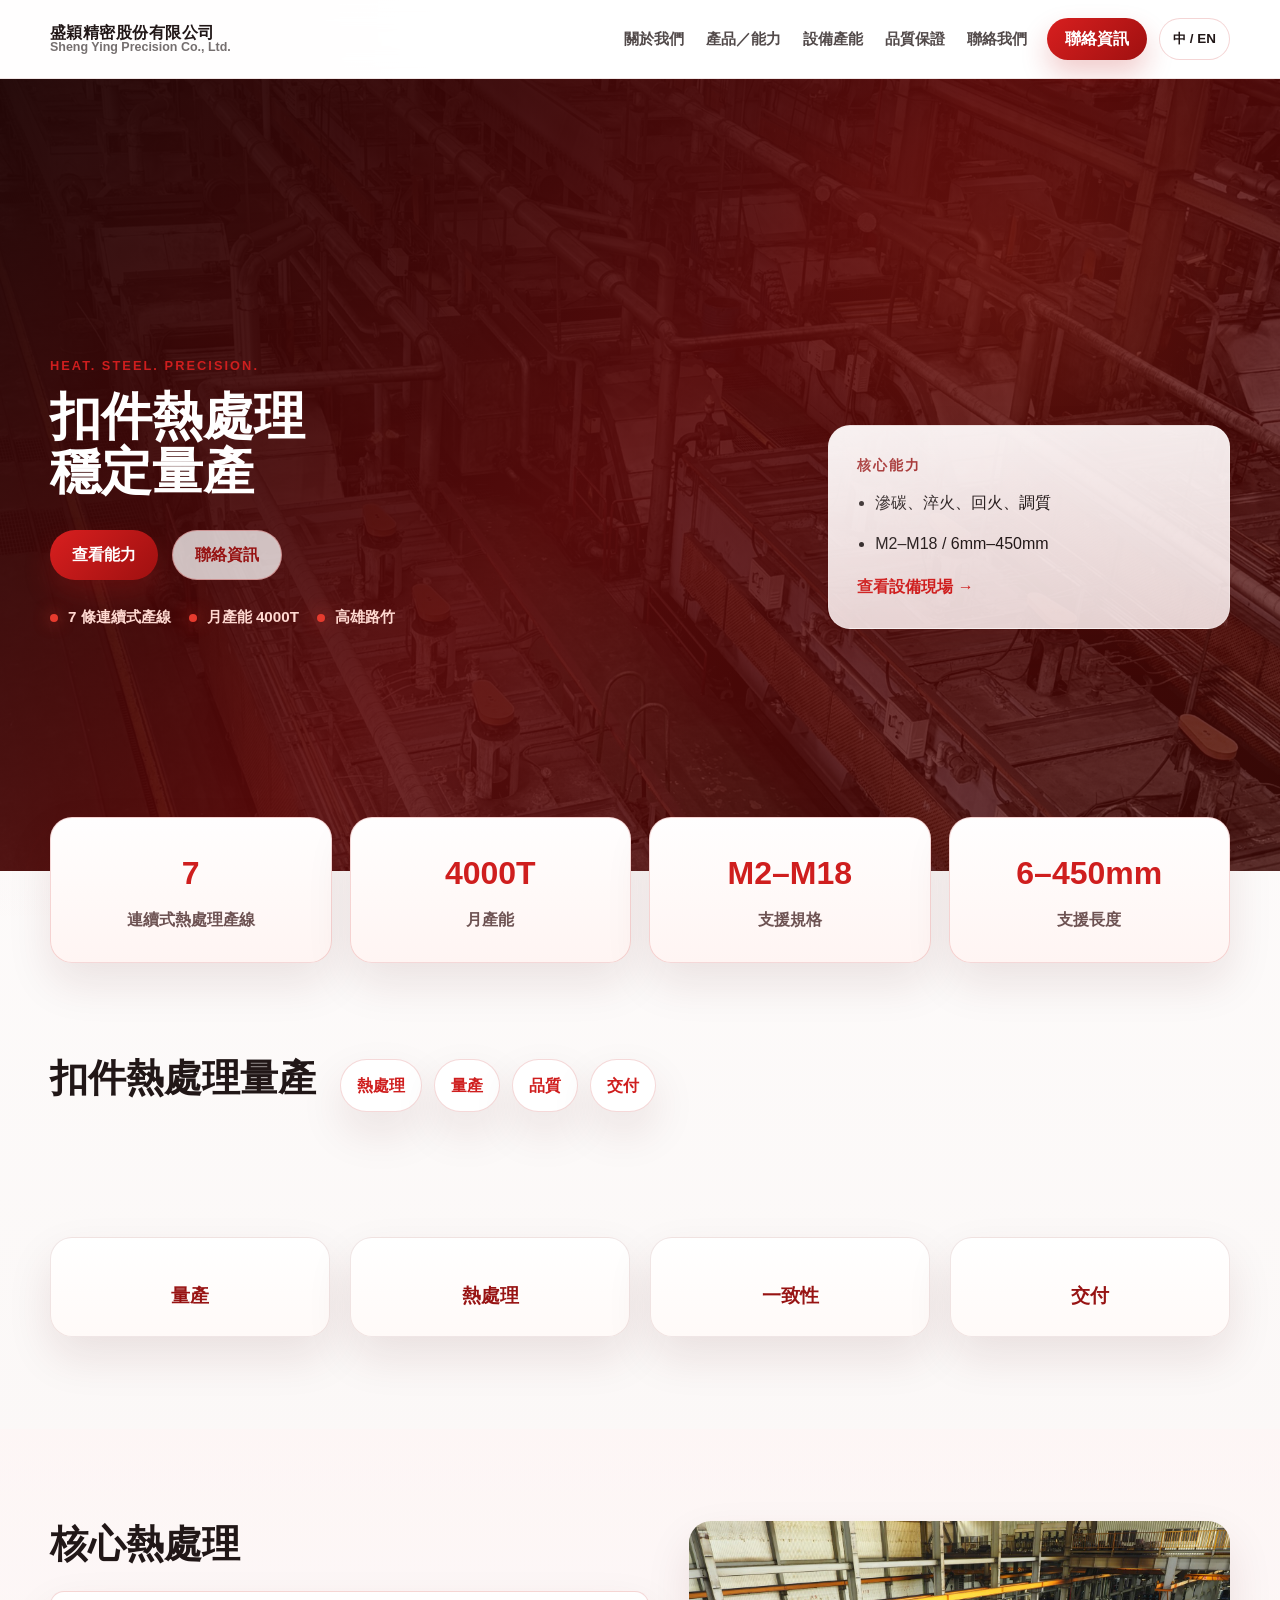
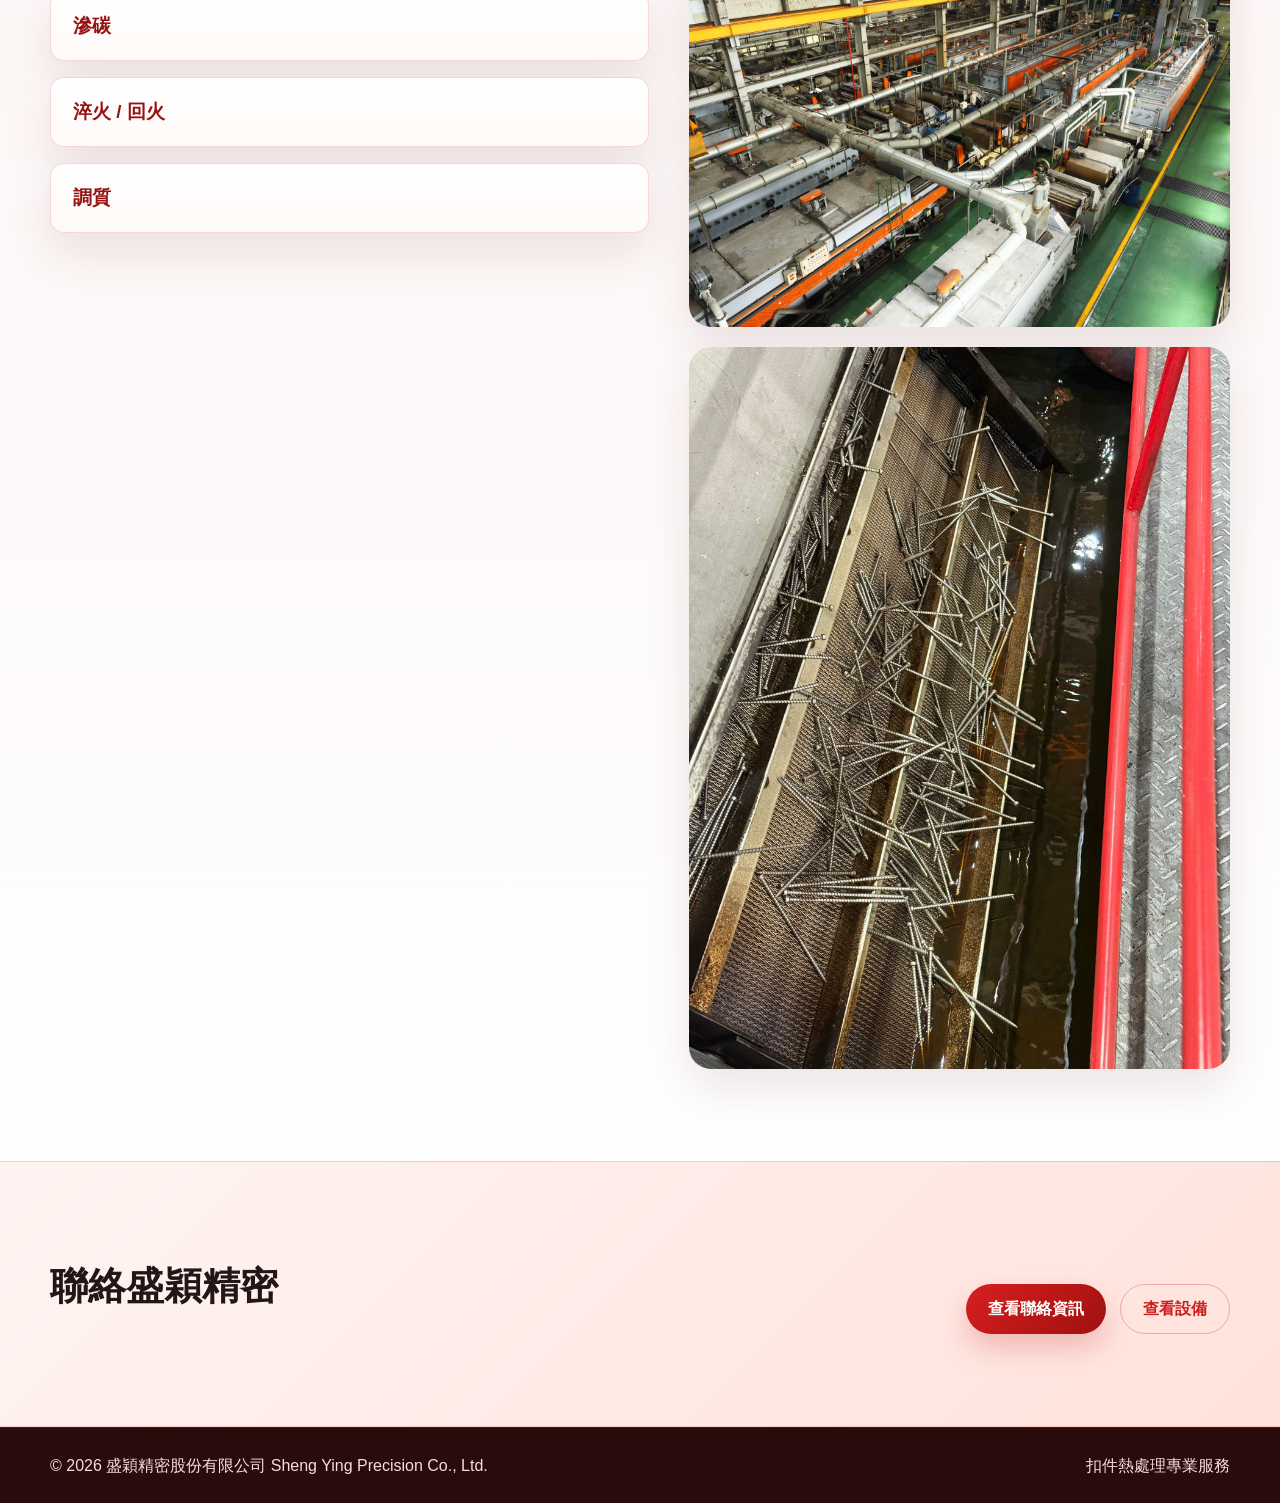
<file: index.html>
<!DOCTYPE html>
<html lang="zh-Hant">
<head>
  <meta charset="UTF-8" />
  <meta name="viewport" content="width=device-width, initial-scale=1.0" />
  <title>盛穎精密股份有限公司｜扣件熱處理與量產解決方案</title>
  <meta name="description" content="盛穎精密提供扣件熱處理量產服務，包含滲碳、淬火、回火與調質；7條連續式產線、月產能4000T。" />
  <link rel="stylesheet" href="assets/css/style.css" />
</head>
<body>
  <div class="page-wrap">
    <header class="site-header">
      <div class="container nav-wrap">
        <a class="brand" href="index.html" aria-label="Sheng Ying Precision">
          <span class="brand-cn">盛穎精密股份有限公司</span>
          <span class="brand-en">Sheng Ying Precision Co., Ltd.</span>
        </a>

        <button class="menu-toggle" type="button" aria-label="Open menu" aria-expanded="false">☰</button>
        <nav class="site-nav" data-nav-order="about,process,facility,quality,contact">
          <a href="about.html" data-nav-key="about" data-zh="關於我們" data-en="About">關於我們</a>
          <a href="process.html" data-nav-key="process" data-zh="產品／能力" data-en="Capabilities">產品／能力</a>
          <a href="facility.html" data-nav-key="facility" data-zh="設備產能" data-en="Facility">設備產能</a>
          <a href="quality.html" data-nav-key="quality" data-zh="品質保證" data-en="Quality">品質保證</a>
          <a href="contact.html" data-nav-key="contact" data-zh="聯絡我們" data-en="Contact">聯絡我們</a>
        </nav>
        <div class="header-actions">
          <a href="contact.html" class="btn btn-primary btn-header" data-zh="聯絡資訊" data-en="Contact Info">聯絡資訊</a>
          <button class="lang-tag" type="button" onclick="toggleLang()">中 / EN</button>
        </div>
      </div>
    </header>
    <main>

<section class="hero hero-home">
  <img src="assets/images/S__1015791630.jpg" alt="盛穎精密扣件熱處理連續式產線" class="hero-image" />
  <div class="hero-overlay"></div>
  <div class="container hero-content hero-grid">
    <div>
      <p class="eyebrow" data-zh="Heat. Steel. Precision." data-en="Heat. Steel. Precision.">Heat. Steel. Precision.</p>
      <h1 class="hero-title-balanced" data-zh="扣件熱處理穩定量產" data-en="Fastener heat treatment for steady production">扣件熱處理穩定量產</h1>
      <div class="hero-actions">
        <a href="process.html" class="btn btn-primary" data-zh="查看能力" data-en="View Capabilities">查看能力</a>
        <a href="contact.html" class="btn btn-secondary" data-zh="聯絡資訊" data-en="Contact Info">聯絡資訊</a>
      </div>
      <div class="hero-mini-points">
        <span data-zh="7 條連續式產線" data-en="7 continuous lines">7 條連續式產線</span>
        <span data-zh="月產能 4000T" data-en="4000T monthly capacity">月產能 4000T</span>
        <span data-zh="高雄路竹" data-en="Luzhu, Kaohsiung">高雄路竹</span>
      </div>
    </div>
    <aside class="hero-panel">
      <p class="hero-panel-kicker" data-zh="核心能力" data-en="Core Capability">核心能力</p>
      <ul class="hero-checklist">
        <li data-zh="滲碳、淬火、回火、調質" data-en="Carburizing, quenching, tempering, quench & temper">滲碳、淬火、回火、調質</li>
        <li data-zh="M2–M18 / 6mm–450mm" data-en="M2–M18 / 6mm–450mm">M2–M18 / 6mm–450mm</li>
      </ul>
      <a href="facility.html" class="text-link" data-zh="查看設備現場 →" data-en="See the facility →">查看設備現場 →</a>
    </aside>
  </div>
</section>

<section class="stat-band">
  <div class="container stat-grid stat-grid-4">
    <article class="stat-card">
      <span class="stat-number">7</span>
      <span class="stat-label" data-zh="連續式熱處理產線" data-en="Continuous Lines">連續式熱處理產線</span>
    </article>
    <article class="stat-card">
      <span class="stat-number">4000T</span>
      <span class="stat-label" data-zh="月產能" data-en="Monthly Capacity">月產能</span>
    </article>
    <article class="stat-card">
      <span class="stat-number">M2–M18</span>
      <span class="stat-label" data-zh="支援規格" data-en="Thread Range">支援規格</span>
    </article>
    <article class="stat-card">
      <span class="stat-number">6–450mm</span>
      <span class="stat-label" data-zh="支援長度" data-en="Length Range">支援長度</span>
    </article>
  </div>
</section>

<section class="section trust-strip">
  <div class="container trust-grid trust-grid-compact">
    <h2 class="section-title" data-zh="扣件熱處理量產" data-en="Fastener heat treatment">扣件熱處理量產</h2>
    <div class="trust-badges">
      <span class="trust-badge" data-zh="熱處理" data-en="Heat treatment">熱處理</span>
      <span class="trust-badge" data-zh="量產" data-en="Production">量產</span>
      <span class="trust-badge" data-zh="品質" data-en="Quality">品質</span>
      <span class="trust-badge" data-zh="交付" data-en="Delivery">交付</span>
    </div>
  </div>
</section>

<section class="section">
  <div class="container">
    <div class="cards cards-4 advantage-grid">
      <article class="info-card compact"><h3 data-zh="量產" data-en="Production">量產</h3></article>
      <article class="info-card compact"><h3 data-zh="熱處理" data-en="Heat Treatment">熱處理</h3></article>
      <article class="info-card compact"><h3 data-zh="一致性" data-en="Consistency">一致性</h3></article>
      <article class="info-card compact"><h3 data-zh="交付" data-en="Delivery">交付</h3></article>
    </div>
  </div>
</section>

<section class="section section-alt">
  <div class="container grid-2 align-start">
    <div class="text-block minimal-block">
      <h2 class="section-title" data-zh="核心熱處理" data-en="Core processes">核心熱處理</h2>
      <div class="solution-list simple-solution-list">
        <article class="solution-item"><h3 data-zh="滲碳" data-en="Carburizing">滲碳</h3></article>
        <article class="solution-item"><h3 data-zh="淬火 / 回火" data-en="Quenching / Tempering">淬火 / 回火</h3></article>
        <article class="solution-item"><h3 data-zh="調質" data-en="Quench & Temper">調質</h3></article>
      </div>
    </div>
    <div class="image-stack">
      <div class="image-card"><img src="assets/images/furnace_top_1.jpg" alt="盛穎精密熱處理爐設備" /></div>
      <div class="image-card"><img src="assets/images/S__1015791626_0.jpg" alt="盛穎精密製程現場" /></div>
    </div>
  </div>
</section>

<section class="section cta-banner">
  <div class="container cta-banner-inner">
    <div>
      <h2 class="section-title" data-zh="聯絡盛穎精密" data-en="Contact Sheng Ying Precision">聯絡盛穎精密</h2>
    </div>
    <div class="hero-actions">
      <a href="contact.html" class="btn btn-primary" data-zh="查看聯絡資訊" data-en="Contact Info">查看聯絡資訊</a>
      <a href="facility.html" class="btn btn-secondary btn-dark-outline" data-zh="查看設備" data-en="View Facility">查看設備</a>
    </div>
  </div>
</section>

    </main>
    <footer class="site-footer">
      <div class="container footer-wrap">
        <p>© <span id="year"></span> 盛穎精密股份有限公司 Sheng Ying Precision Co., Ltd.</p>
        <p data-zh="扣件熱處理專業服務" data-en="Fastener Heat Treatment Specialist">扣件熱處理專業服務</p>
      </div>
    </footer>
    <a href="contact.html" class="floating-cta" data-zh="聯絡資訊" data-en="Contact Info">聯絡資訊</a>
  </div>
  <script src="assets/site.js"></script>
</body>
</html>
</file>
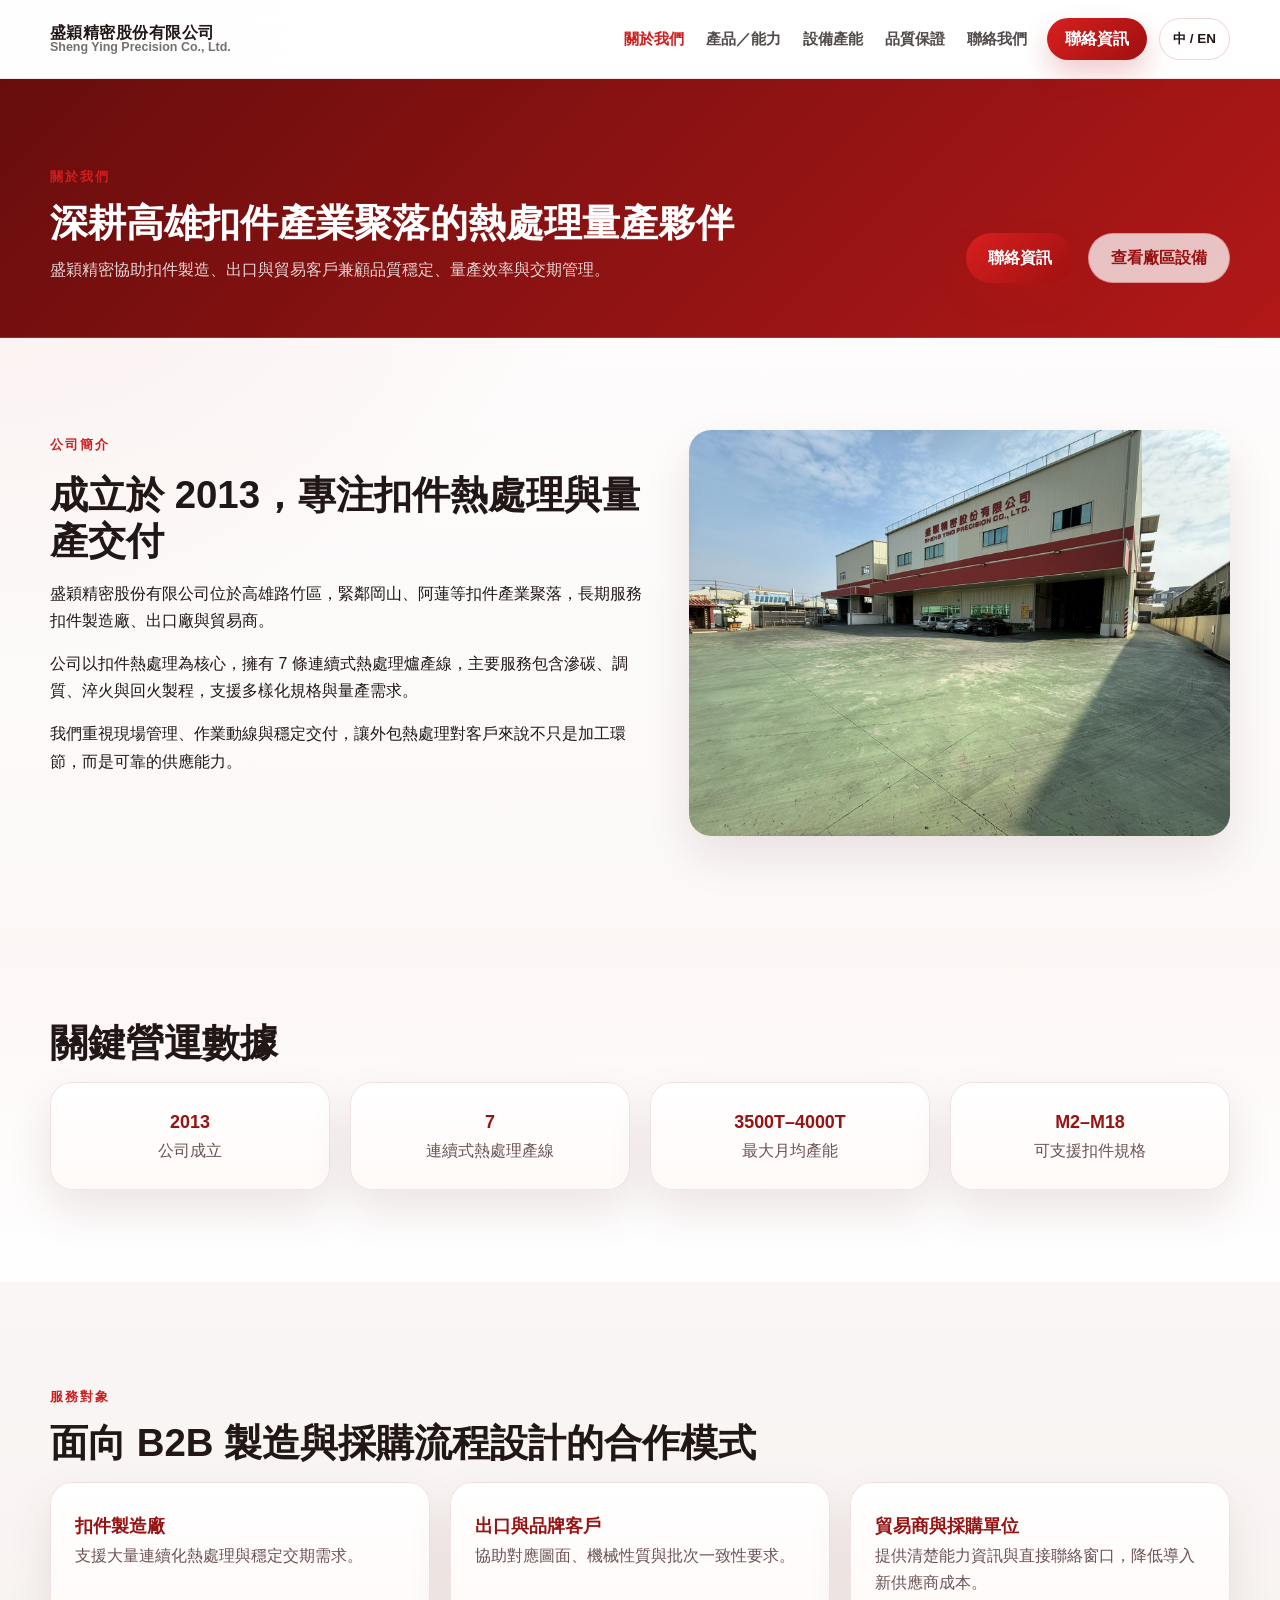
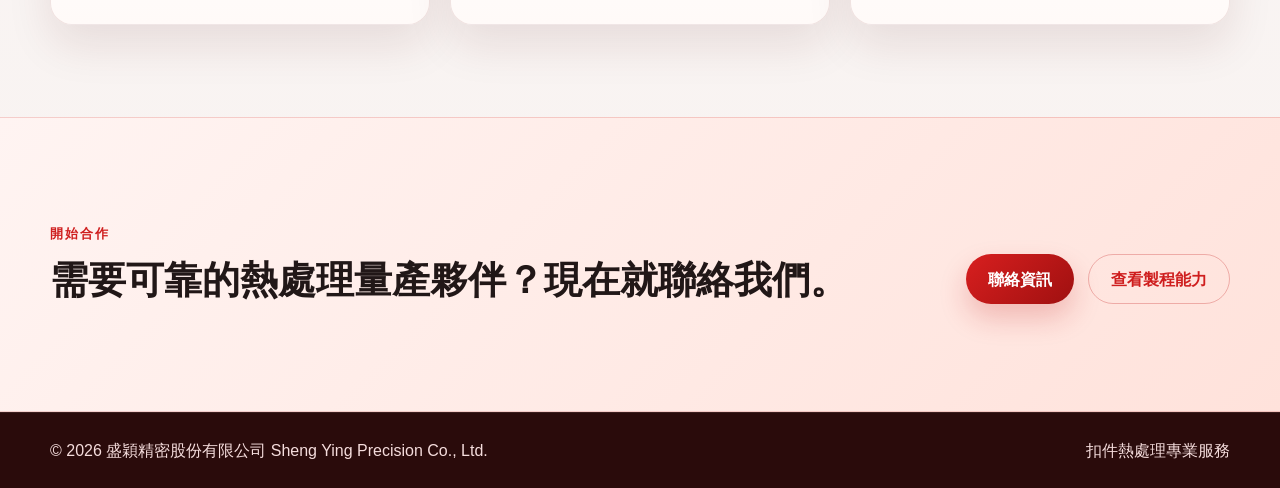
<file: about.html>
<!DOCTYPE html>
<html lang="zh-Hant">
<head>
  <meta charset="UTF-8" />
  <meta name="viewport" content="width=device-width, initial-scale=1.0" />
  <title>關於盛穎｜盛穎精密股份有限公司</title>
  <meta name="description" content="了解盛穎精密的公司背景、服務對象、量產能力與合作價值。" />
  <link rel="stylesheet" href="assets/css/style.css" />
</head>
<body>
  <div class="page-wrap">
    <header class="site-header">
      <div class="container nav-wrap">
        <a class="brand" href="index.html" aria-label="Sheng Ying Precision">
          <span class="brand-cn">盛穎精密股份有限公司</span>
          <span class="brand-en">Sheng Ying Precision Co., Ltd.</span>
        </a>
        <button class="menu-toggle" type="button" aria-label="Open menu" aria-expanded="false">☰</button>
        <nav class="site-nav" data-nav-order="about,process,facility,quality,contact">
          <a href="about.html" data-nav-key="about" class="active" data-zh="關於我們" data-en="About">關於我們</a>
          <a href="process.html" data-nav-key="process" data-zh="產品／能力" data-en="Capabilities">產品／能力</a>
          <a href="facility.html" data-nav-key="facility" data-zh="設備產能" data-en="Facility">設備產能</a>
          <a href="quality.html" data-nav-key="quality" data-zh="品質保證" data-en="Quality">品質保證</a>
          <a href="contact.html" data-nav-key="contact" data-zh="聯絡我們" data-en="Contact">聯絡我們</a>
        </nav>
        <div class="header-actions">
          <a href="contact.html" class="btn btn-primary btn-header" data-zh="聯絡資訊" data-en="Contact Info">聯絡資訊</a>
          <button class="lang-tag" type="button" onclick="toggleLang()">中 / EN</button>
        </div>
      </div>
    </header>
    <main>

<section class="page-banner page-banner-actions">
  <div class="container banner-flex">
    <div>
      <p class="section-kicker" data-zh="關於我們" data-en="About Us">關於我們</p>
      <h1 class="section-title" data-zh="深耕高雄扣件產業聚落的熱處理量產夥伴" data-en="A heat-treatment production partner rooted in Kaohsiung's fastener cluster.">深耕高雄扣件產業聚落的熱處理量產夥伴</h1>
      <p class="section-lead" data-zh="盛穎精密協助扣件製造、出口與貿易客戶兼顧品質穩定、量產效率與交期管理。" data-en="Sheng Ying Precision helps fastener manufacturers, exporters, and trading companies balance quality stability, production efficiency, and delivery control.">盛穎精密協助扣件製造、出口與貿易客戶兼顧品質穩定、量產效率與交期管理。</p>
    </div>
    <div class="hero-actions">
      <a href="contact.html" class="btn btn-primary" data-zh="聯絡資訊" data-en="Contact Info">聯絡資訊</a>
      <a href="facility.html" class="btn btn-secondary" data-zh="查看廠區設備" data-en="View Facility">查看廠區設備</a>
    </div>
  </div>
</section>

<section class="section">
  <div class="container grid-2 align-start">
    <div class="text-block">
      <p class="section-kicker" data-zh="公司簡介" data-en="Company">公司簡介</p>
      <h2 class="section-title" data-zh="成立於 2013，專注扣件熱處理與量產交付" data-en="Founded in 2013, focused on fastener heat treatment and production delivery.">成立於 2013，專注扣件熱處理與量產交付</h2>
      <p data-zh="盛穎精密股份有限公司位於高雄路竹區，緊鄰岡山、阿蓮等扣件產業聚落，長期服務扣件製造廠、出口廠與貿易商。" data-en="Sheng Ying Precision is located in Luzhu, Kaohsiung, close to major fastener clusters such as Gangshan and Alian, serving manufacturers, exporters, and trading companies.">盛穎精密股份有限公司位於高雄路竹區，緊鄰岡山、阿蓮等扣件產業聚落，長期服務扣件製造廠、出口廠與貿易商。</p>
      <p data-zh="公司以扣件熱處理為核心，擁有 7 條連續式熱處理爐產線，主要服務包含滲碳、調質、淬火與回火製程，支援多樣化規格與量產需求。" data-en="With fastener heat treatment as its core expertise, the company operates 7 continuous heat-treatment furnace lines and provides carburizing, quench-and-temper, quenching, and tempering for diverse specs and production requirements.">公司以扣件熱處理為核心，擁有 7 條連續式熱處理爐產線，主要服務包含滲碳、調質、淬火與回火製程，支援多樣化規格與量產需求。</p>
      <p data-zh="我們重視現場管理、作業動線與穩定交付，讓外包熱處理對客戶來說不只是加工環節，而是可靠的供應能力。" data-en="We focus on plant management, operational flow, and reliable delivery so outsourced heat treatment becomes a dependable supply capability, not just a processing step.">我們重視現場管理、作業動線與穩定交付，讓外包熱處理對客戶來說不只是加工環節，而是可靠的供應能力。</p>
    </div>
    <div class="image-card">
      <img src="assets/images/exterior.jpg" alt="盛穎精密廠房外觀" />
    </div>
  </div>
</section>

<section class="section section-alt">
  <div class="container">
    <h2 class="section-title" data-zh="關鍵營運數據" data-en="Key operating facts">關鍵營運數據</h2>
    <div class="cards cards-4">
      <article class="info-card compact"><strong>2013</strong><p data-zh="公司成立" data-en="Founded">公司成立</p></article>
      <article class="info-card compact"><strong>7</strong><p data-zh="連續式熱處理產線" data-en="Continuous lines">連續式熱處理產線</p></article>
      <article class="info-card compact"><strong>3500T–4000T</strong><p data-zh="最大月均產能" data-en="Monthly capacity">最大月均產能</p></article>
      <article class="info-card compact"><strong>M2–M18</strong><p data-zh="可支援扣件規格" data-en="Fastener size range">可支援扣件規格</p></article>
    </div>
  </div>
</section>

<section class="section">
  <div class="container">
    <p class="section-kicker" data-zh="服務對象" data-en="Who we serve">服務對象</p>
    <h2 class="section-title" data-zh="面向 B2B 製造與採購流程設計的合作模式" data-en="A collaboration model built for B2B manufacturing and procurement.">面向 B2B 製造與採購流程設計的合作模式</h2>
    <div class="cards cards-3">
      <article class="info-card"><strong data-zh="扣件製造廠" data-en="Fastener Manufacturers">扣件製造廠</strong><p data-zh="支援大量連續化熱處理與穩定交期需求。" data-en="Support for continuous high-volume heat treatment and dependable lead times.">支援大量連續化熱處理與穩定交期需求。</p></article>
      <article class="info-card"><strong data-zh="出口與品牌客戶" data-en="Exporters & Brand Owners">出口與品牌客戶</strong><p data-zh="協助對應圖面、機械性質與批次一致性要求。" data-en="Support for drawing requirements, mechanical properties, and batch consistency needs.">協助對應圖面、機械性質與批次一致性要求。</p></article>
      <article class="info-card"><strong data-zh="貿易商與採購單位" data-en="Traders & Procurement Teams">貿易商與採購單位</strong><p data-zh="提供清楚能力資訊與直接聯絡窗口，降低導入新供應商成本。" data-en="Clear capability information and direct contact access reduce the cost of onboarding a new supplier.">提供清楚能力資訊與直接聯絡窗口，降低導入新供應商成本。</p></article>
    </div>
  </div>
</section>

<section class="section cta-banner">
  <div class="container cta-banner-inner">
    <div>
      <p class="section-kicker" data-zh="開始合作" data-en="Start working with us">開始合作</p>
      <h2 class="section-title" data-zh="需要可靠的熱處理量產夥伴？現在就聯絡我們。" data-en="Need a reliable heat-treatment production partner? Contact us today.">需要可靠的熱處理量產夥伴？現在就聯絡我們。</h2>
    </div>
    <div class="hero-actions">
      <a href="contact.html" class="btn btn-primary" data-zh="聯絡資訊" data-en="Contact Info">聯絡資訊</a>
      <a href="process.html" class="btn btn-secondary btn-dark-outline" data-zh="查看製程能力" data-en="View Capabilities">查看製程能力</a>
    </div>
  </div>
</section>

    </main>
    <footer class="site-footer">
      <div class="container footer-wrap">
        <p>© <span id="year"></span> 盛穎精密股份有限公司 Sheng Ying Precision Co., Ltd.</p>
        <p data-zh="扣件熱處理專業服務" data-en="Fastener Heat Treatment Specialist">扣件熱處理專業服務</p>
      </div>
    </footer>
    <a href="contact.html" class="floating-cta" data-zh="聯絡資訊" data-en="Contact Info">聯絡資訊</a>
  </div>
  <script src="assets/site.js"></script>
</body>
</html>
</file>
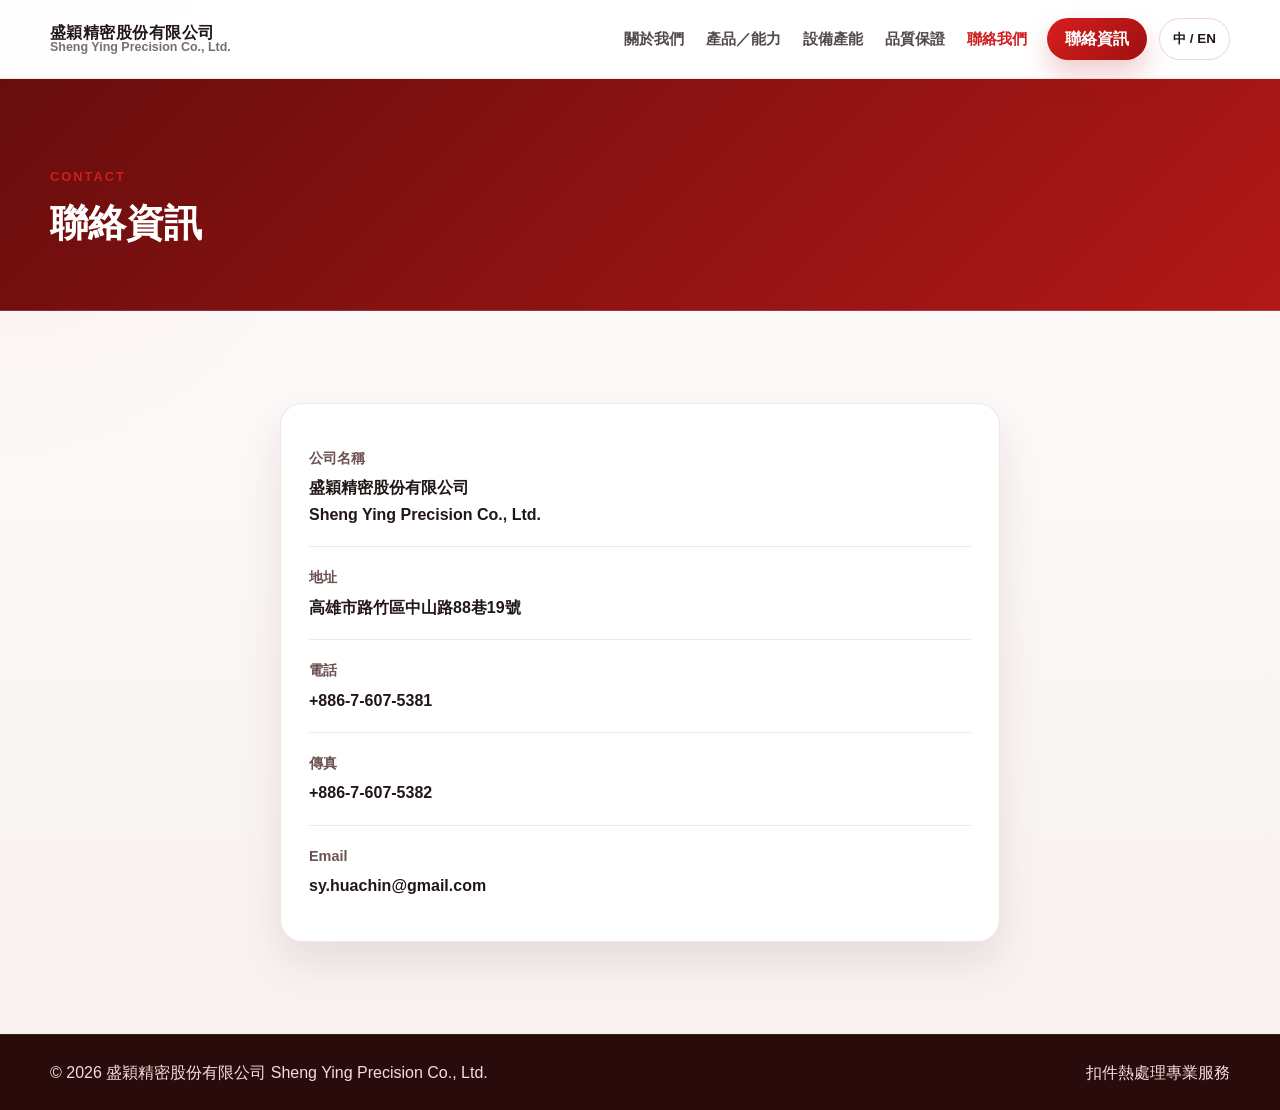
<file: contact.html>
<!DOCTYPE html>
<html lang="zh-Hant">
<head>
  <meta charset="UTF-8" />
  <meta name="viewport" content="width=device-width, initial-scale=1.0" />
  <title>聯絡資訊｜盛穎精密股份有限公司</title>
  <meta name="description" content="查看盛穎精密的公司地址、電話、傳真與電子郵件。" />
  <link rel="stylesheet" href="assets/css/style.css" />
</head>
<body>
  <div class="page-wrap">
    <header class="site-header">
      <div class="container nav-wrap">
        <a class="brand" href="index.html" aria-label="Sheng Ying Precision">
          <span class="brand-cn">盛穎精密股份有限公司</span>
          <span class="brand-en">Sheng Ying Precision Co., Ltd.</span>
        </a>

        <button class="menu-toggle" type="button" aria-label="Open menu" aria-expanded="false">☰</button>
        <nav class="site-nav" data-nav-order="about,process,facility,quality,contact">
          <a href="about.html" data-nav-key="about" data-zh="關於我們" data-en="About">關於我們</a>
          <a href="process.html" data-nav-key="process" data-zh="產品／能力" data-en="Capabilities">產品／能力</a>
          <a href="facility.html" data-nav-key="facility" data-zh="設備產能" data-en="Facility">設備產能</a>
          <a href="quality.html" data-nav-key="quality" data-zh="品質保證" data-en="Quality">品質保證</a>
          <a href="contact.html" data-nav-key="contact" class="active" data-zh="聯絡我們" data-en="Contact">聯絡我們</a>
        </nav>
        <div class="header-actions">
          <a href="contact.html" class="btn btn-primary btn-header" data-zh="聯絡資訊" data-en="Contact Info">聯絡資訊</a>
          <button class="lang-tag" type="button" onclick="toggleLang()">中 / EN</button>
        </div>
      </div>
    </header>
    <main>

<section class="page-banner page-banner-actions">
  <div class="container banner-flex">
    <div>
      <p class="section-kicker" data-zh="Contact" data-en="Contact">Contact</p>
      <h1 class="section-title" data-zh="聯絡資訊" data-en="Contact Information">聯絡資訊</h1>
    </div>
  </div>
</section>

<section class="section">
  <div class="container contact-grid contact-grid-single align-start">
    <div class="contact-card contact-card-minimal">
      <div class="contact-item">
        <span class="contact-label" data-zh="公司名稱" data-en="Company">公司名稱</span>
        <span class="contact-value" data-zh="盛穎精密股份有限公司<br>Sheng Ying Precision Co., Ltd." data-en="Sheng Ying Precision Co., Ltd.<br>盛穎精密股份有限公司">盛穎精密股份有限公司<br>Sheng Ying Precision Co., Ltd.</span>
      </div>
      <div class="contact-item">
        <span class="contact-label" data-zh="地址" data-en="Address">地址</span>
        <span class="contact-value" data-zh="高雄市路竹區中山路88巷19號" data-en="No. 19, Ln. 88, Zhongshan Rd., Luzhu Dist., Kaohsiung City, Taiwan">高雄市路竹區中山路88巷19號</span>
      </div>
      <div class="contact-item">
        <span class="contact-label" data-zh="電話" data-en="Phone">電話</span>
        <span class="contact-value">+886-7-607-5381</span>
      </div>
      <div class="contact-item">
        <span class="contact-label" data-zh="傳真" data-en="Fax">傳真</span>
        <span class="contact-value">+886-7-607-5382</span>
      </div>
      <div class="contact-item">
        <span class="contact-label">Email</span>
        <span class="contact-value">sy.huachin@gmail.com</span>
      </div>
    </div>
  </div>
</section>

    </main>
    <footer class="site-footer">
      <div class="container footer-wrap">
        <p>© <span id="year"></span> 盛穎精密股份有限公司 Sheng Ying Precision Co., Ltd.</p>
        <p data-zh="扣件熱處理專業服務" data-en="Fastener Heat Treatment Specialist">扣件熱處理專業服務</p>
      </div>
    </footer>
  </div>
  <script src="assets/site.js"></script>
</body>
</html>
</file>
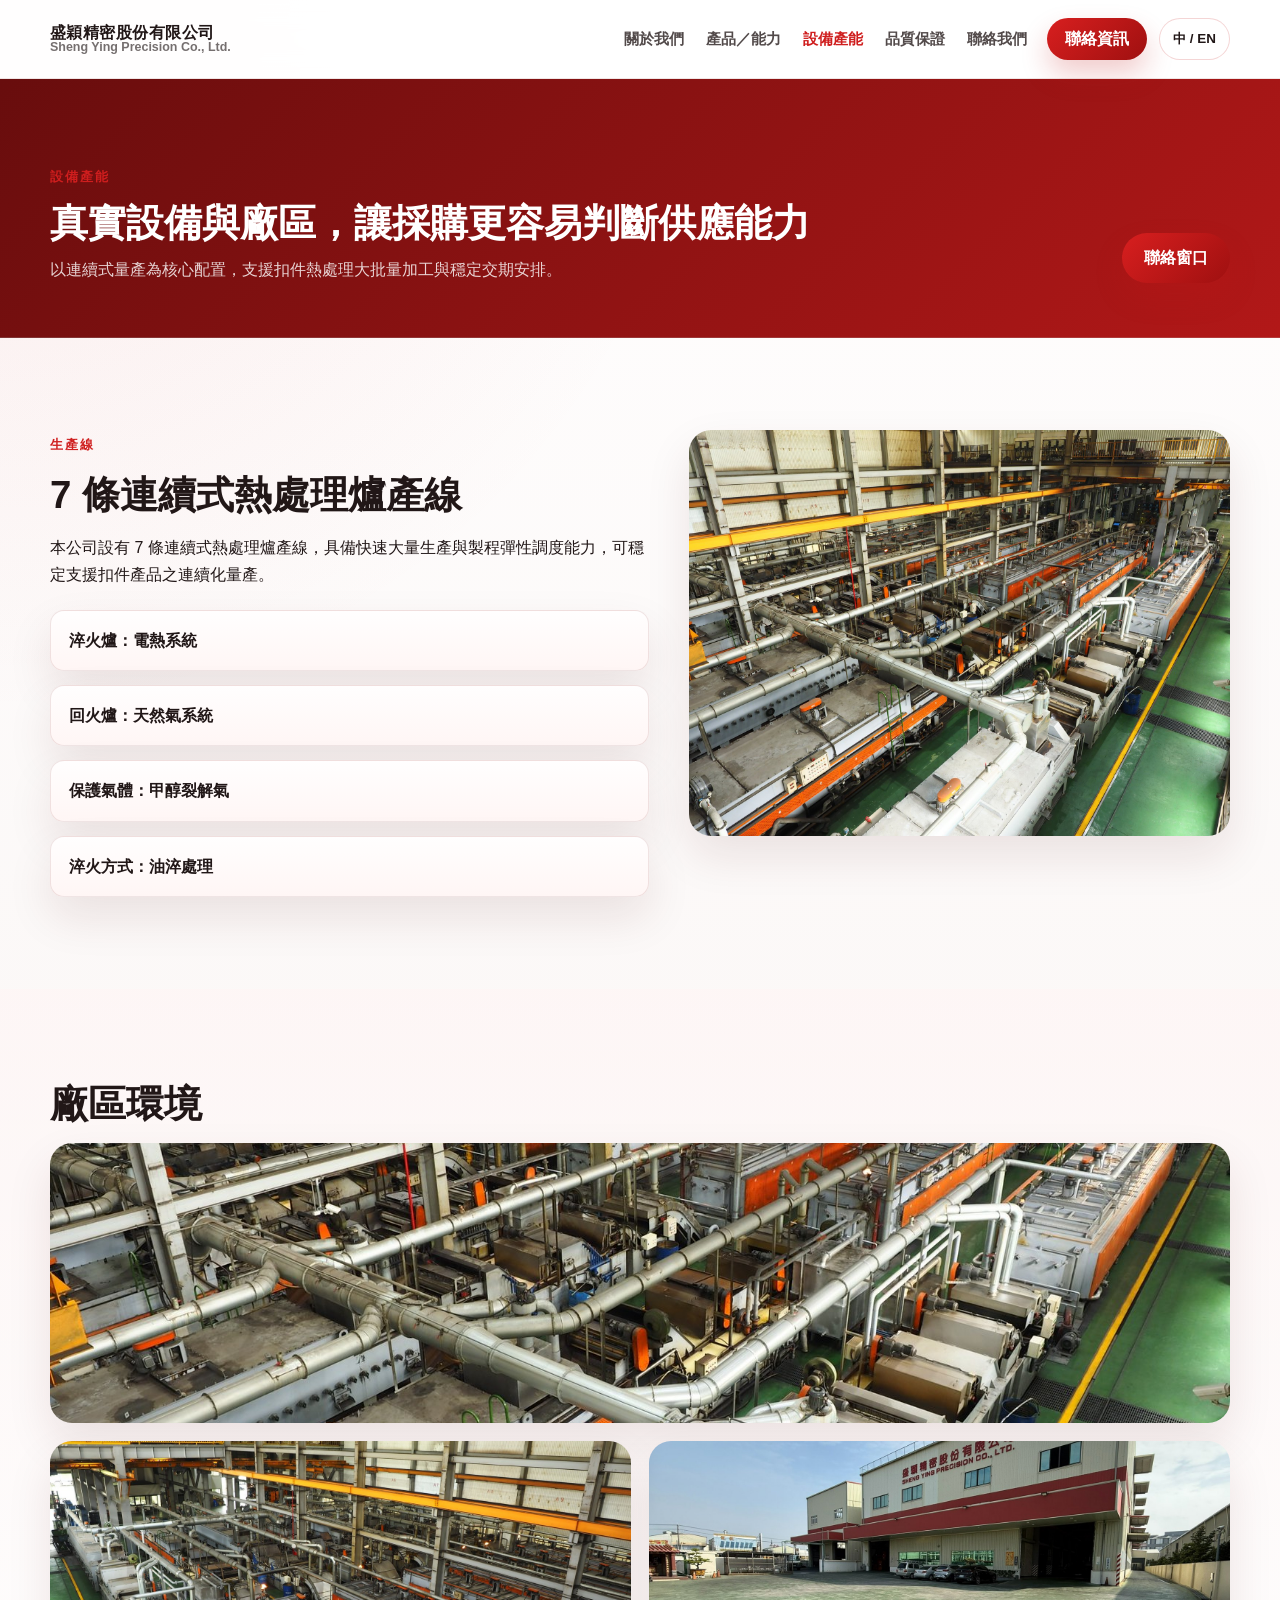
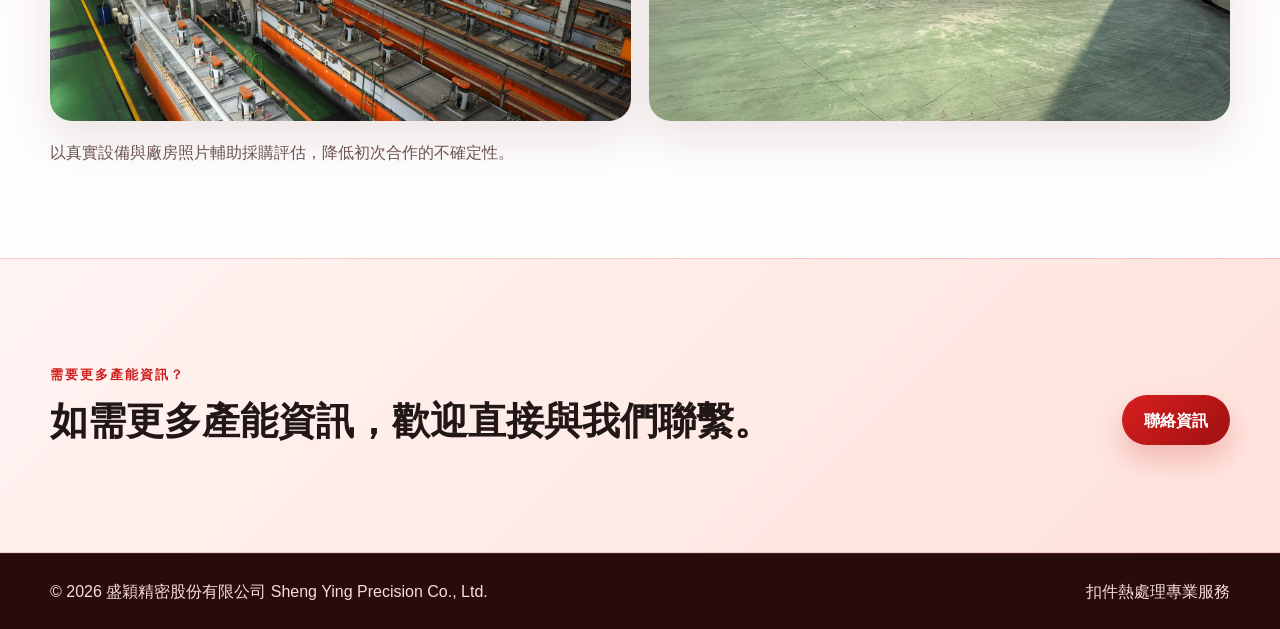
<file: facility.html>
<!DOCTYPE html>
<html lang="zh-Hant">
<head>
  <meta charset="UTF-8" />
  <meta name="viewport" content="width=device-width, initial-scale=1.0" />
  <title>設備／廠房｜盛穎精密股份有限公司</title>
  <meta name="description" content="查看盛穎精密的連續式熱處理產線、廠區環境與量產設備配置。" />
  <link rel="stylesheet" href="assets/css/style.css" />
</head>
<body>
  <div class="page-wrap">
    <header class="site-header">
      <div class="container nav-wrap">
        <a class="brand" href="index.html" aria-label="Sheng Ying Precision">
          <span class="brand-cn">盛穎精密股份有限公司</span>
          <span class="brand-en">Sheng Ying Precision Co., Ltd.</span>
        </a>
        <button class="menu-toggle" type="button" aria-label="Open menu" aria-expanded="false">☰</button>
        <nav class="site-nav" data-nav-order="about,process,facility,quality,contact">
          <a href="about.html" data-nav-key="about" data-zh="關於我們" data-en="About">關於我們</a>
          <a href="process.html" data-nav-key="process" data-zh="產品／能力" data-en="Capabilities">產品／能力</a>
          <a href="facility.html" data-nav-key="facility" class="active" data-zh="設備產能" data-en="Facility">設備產能</a>
          <a href="quality.html" data-nav-key="quality" data-zh="品質保證" data-en="Quality">品質保證</a>
          <a href="contact.html" data-nav-key="contact" data-zh="聯絡我們" data-en="Contact">聯絡我們</a>
        </nav>
        <div class="header-actions">
          <a href="contact.html" class="btn btn-primary btn-header" data-zh="聯絡資訊" data-en="Contact Info">聯絡資訊</a>
          <button class="lang-tag" type="button" onclick="toggleLang()">中 / EN</button>
        </div>
      </div>
    </header>
    <main>

<section class="page-banner page-banner-actions">
  <div class="container banner-flex">
    <div>
      <p class="section-kicker" data-zh="設備產能" data-en="Facility">設備產能</p>
      <h1 class="section-title" data-zh="真實設備與廠區，讓採購更容易判斷供應能力" data-en="Real equipment and plant visuals that help buyers evaluate supply capability.">真實設備與廠區，讓採購更容易判斷供應能力</h1>
      <p class="section-lead" data-zh="以連續式量產為核心配置，支援扣件熱處理大批量加工與穩定交期安排。" data-en="Configured around continuous mass production to support large-volume fastener heat treatment and steadier delivery planning.">以連續式量產為核心配置，支援扣件熱處理大批量加工與穩定交期安排。</p>
    </div>
    <div class="hero-actions">
      <a href="contact.html" class="btn btn-primary" data-zh="聯絡窗口" data-en="Contact Window">聯絡窗口</a>
    </div>
  </div>
</section>

<section class="section">
  <div class="container grid-2 align-start">
    <div class="text-block">
      <p class="section-kicker" data-zh="生產線" data-en="Production Lines">生產線</p>
      <h2 class="section-title" data-zh="7 條連續式熱處理爐產線" data-en="7 continuous heat-treatment furnace lines">7 條連續式熱處理爐產線</h2>
      <p data-zh="本公司設有 7 條連續式熱處理爐產線，具備快速大量生產與製程彈性調度能力，可穩定支援扣件產品之連續化量產。" data-en="We operate 7 continuous heat-treatment furnace lines with flexible scheduling and rapid mass-production capability to support continuous fastener production.">本公司設有 7 條連續式熱處理爐產線，具備快速大量生產與製程彈性調度能力，可穩定支援扣件產品之連續化量產。</p>
      <ul class="feature-list" style="margin-top:22px;">
        <li data-zh="淬火爐：電熱系統" data-en="Quenching furnace: electric heating system">淬火爐：電熱系統</li>
        <li data-zh="回火爐：天然氣系統" data-en="Tempering furnace: natural gas system">回火爐：天然氣系統</li>
        <li data-zh="保護氣體：甲醇裂解氣" data-en="Protective atmosphere: dissociated methanol gas">保護氣體：甲醇裂解氣</li>
        <li data-zh="淬火方式：油淬處理" data-en="Quenching method: oil quenching">淬火方式：油淬處理</li>
      </ul>
    </div>
    <div class="image-card">
      <img src="assets/images/furnace_top_1.jpg" alt="盛穎精密產線全景" />
    </div>
  </div>
</section>

<section class="section section-alt">
  <div class="container">
    <h2 class="section-title" data-zh="廠區環境" data-en="Factory environment">廠區環境</h2>
    <div class="gallery-grid gallery-grid-rich">
      <img src="assets/images/furnace_top_1.jpg" alt="產線高處拍攝圖" class="wide" />
      <img src="assets/images/furnace_top_2.jpg" alt="產線側視圖" />
      <img src="assets/images/exterior.jpg" alt="廠房外觀圖" />
    </div>
    <p class="note" style="margin-top:18px;" data-zh="以真實設備與廠房照片輔助採購評估，降低初次合作的不確定性。" data-en="Real equipment and plant photos help buyers reduce uncertainty during supplier evaluation.">以真實設備與廠房照片輔助採購評估，降低初次合作的不確定性。</p>
  </div>
</section>

<section class="section cta-banner">
  <div class="container cta-banner-inner">
    <div>
      <p class="section-kicker" data-zh="需要更多產能資訊？" data-en="Need more capacity details?">需要更多產能資訊？</p>
      <h2 class="section-title" data-zh="如需更多產能資訊，歡迎直接與我們聯繫。" data-en="If you need more capacity details, contact us directly.">如需更多產能資訊，歡迎直接與我們聯繫。</h2>
    </div>
    <div class="hero-actions">
      <a href="contact.html" class="btn btn-primary" data-zh="聯絡資訊" data-en="Contact Info">聯絡資訊</a>
    </div>
  </div>
</section>

    </main>
    <footer class="site-footer">
      <div class="container footer-wrap">
        <p>© <span id="year"></span> 盛穎精密股份有限公司 Sheng Ying Precision Co., Ltd.</p>
        <p data-zh="扣件熱處理專業服務" data-en="Fastener Heat Treatment Specialist">扣件熱處理專業服務</p>
      </div>
    </footer>
    <a href="contact.html" class="floating-cta" data-zh="聯絡資訊" data-en="Contact Info">聯絡資訊</a>
  </div>
  <script src="assets/site.js"></script>
</body>
</html>
</file>
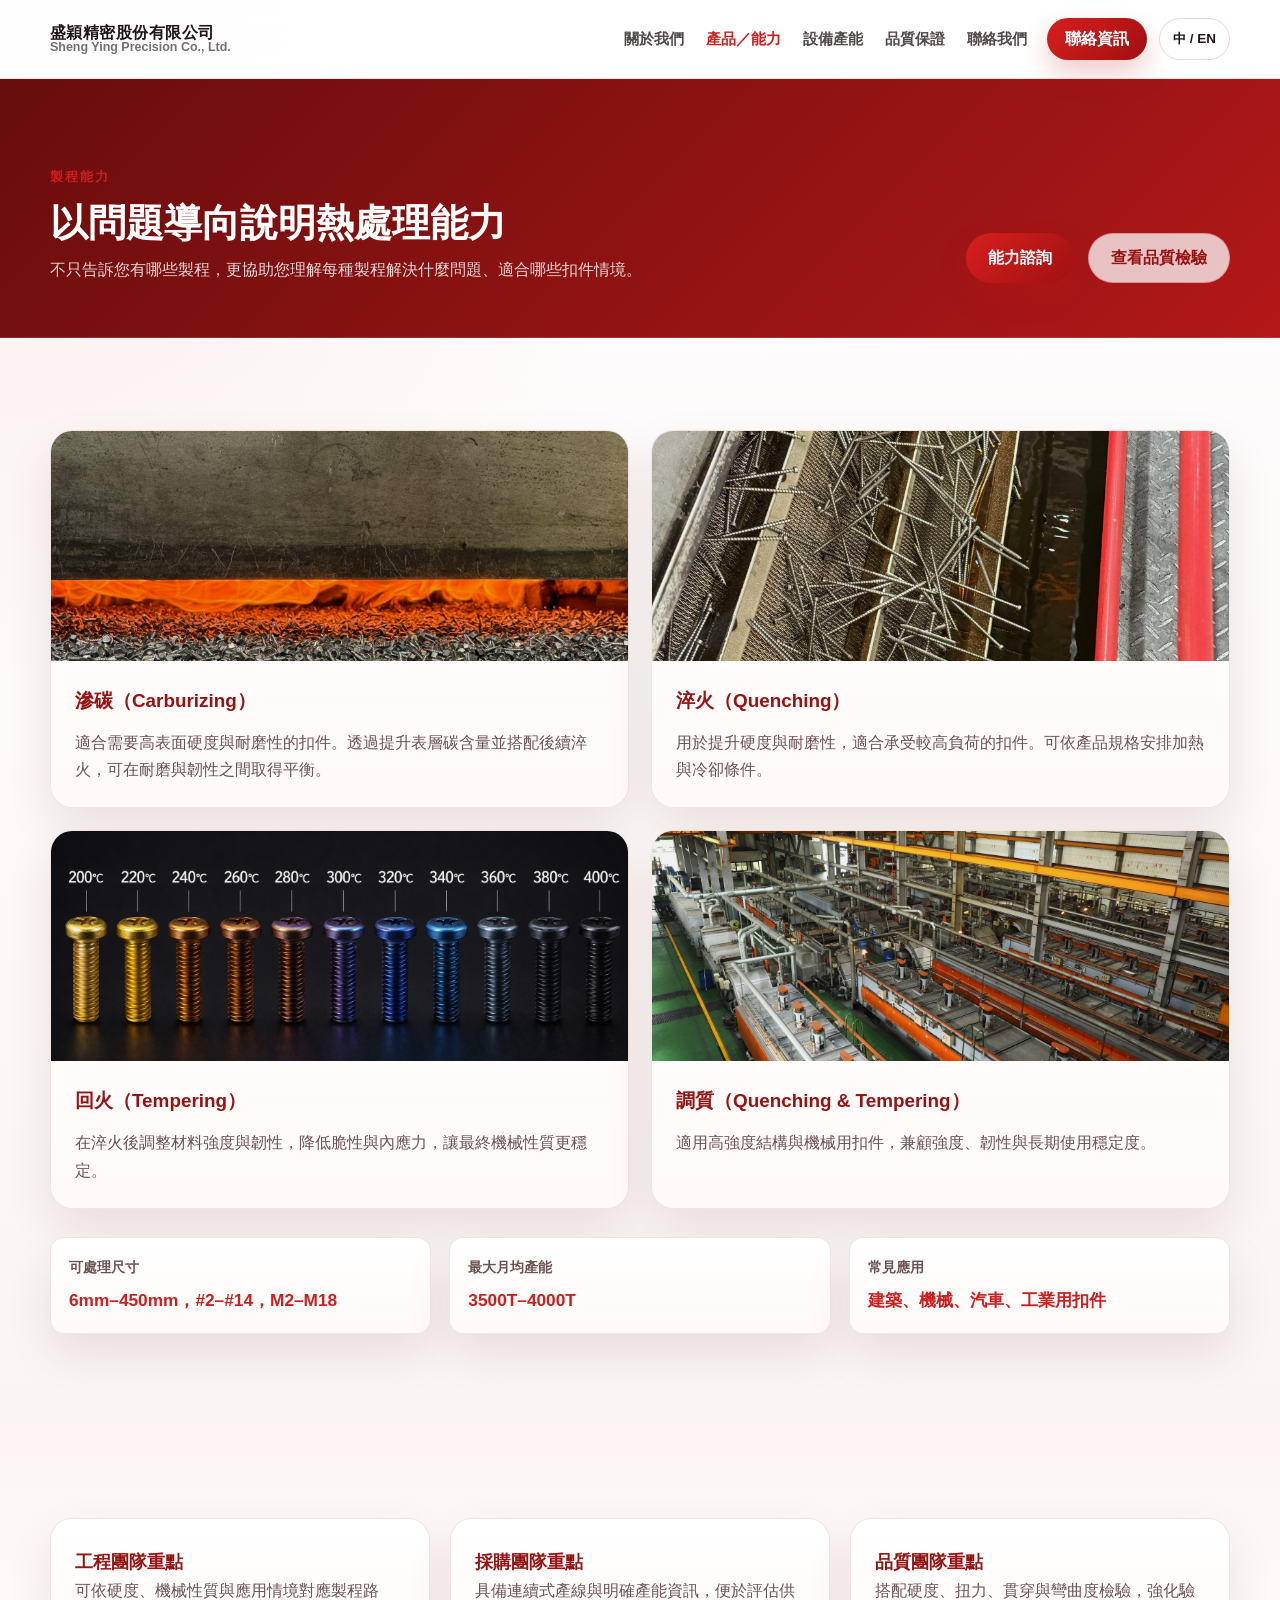
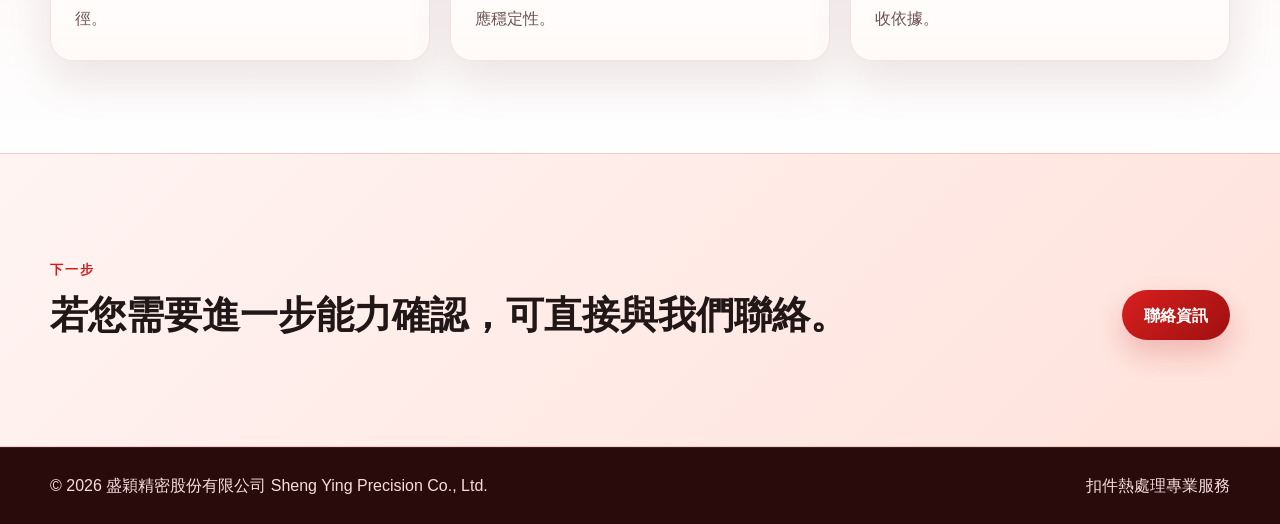
<file: process.html>
<!DOCTYPE html>
<html lang="zh-Hant">
<head>
  <meta charset="UTF-8" />
  <meta name="viewport" content="width=device-width, initial-scale=1.0" />
  <title>製程能力｜盛穎精密股份有限公司</title>
  <meta name="description" content="查看盛穎精密的滲碳、淬火、回火與調質能力，快速了解適用情境、規格範圍與量產能力。" />
  <link rel="stylesheet" href="assets/css/style.css" />
</head>
<body>
  <div class="page-wrap">
    <header class="site-header">
      <div class="container nav-wrap">
        <a class="brand" href="index.html" aria-label="Sheng Ying Precision">
          <span class="brand-cn">盛穎精密股份有限公司</span>
          <span class="brand-en">Sheng Ying Precision Co., Ltd.</span>
        </a>
        <button class="menu-toggle" type="button" aria-label="Open menu" aria-expanded="false">☰</button>
        <nav class="site-nav" data-nav-order="about,process,facility,quality,contact">
          <a href="about.html" data-nav-key="about" data-zh="關於我們" data-en="About">關於我們</a>
          <a href="process.html" data-nav-key="process" class="active" data-zh="產品／能力" data-en="Capabilities">產品／能力</a>
          <a href="facility.html" data-nav-key="facility" data-zh="設備產能" data-en="Facility">設備產能</a>
          <a href="quality.html" data-nav-key="quality" data-zh="品質保證" data-en="Quality">品質保證</a>
          <a href="contact.html" data-nav-key="contact" data-zh="聯絡我們" data-en="Contact">聯絡我們</a>
        </nav>
        <div class="header-actions">
          <a href="contact.html" class="btn btn-primary btn-header" data-zh="聯絡資訊" data-en="Contact Info">聯絡資訊</a>
          <button class="lang-tag" type="button" onclick="toggleLang()">中 / EN</button>
        </div>
      </div>
    </header>
    <main>

<section class="page-banner page-banner-actions">
  <div class="container banner-flex">
    <div>
      <p class="section-kicker" data-zh="製程能力" data-en="Capabilities">製程能力</p>
      <h1 class="section-title" data-zh="以問題導向說明熱處理能力" data-en="Heat-treatment capabilities explained around buyer needs.">以問題導向說明熱處理能力</h1>
      <p class="section-lead" data-zh="不只告訴您有哪些製程，更協助您理解每種製程解決什麼問題、適合哪些扣件情境。" data-en="We do more than list processes—we show what each one solves and where it fits in real fastener applications.">不只告訴您有哪些製程，更協助您理解每種製程解決什麼問題、適合哪些扣件情境。</p>
    </div>
    <div class="hero-actions">
      <a href="contact.html" class="btn btn-primary" data-zh="能力諮詢" data-en="Capability Discussion">能力諮詢</a>
      <a href="quality.html" class="btn btn-secondary" data-zh="查看品質檢驗" data-en="View Quality">查看品質檢驗</a>
    </div>
  </div>
</section>

<section class="section">
  <div class="container">
    <div class="process-grid">
      <article class="process-card">
        <img src="assets/images/S__1015791620_0.jpg" alt="滲碳製程" />
        <div class="process-body">
          <h3 data-zh="滲碳（Carburizing）" data-en="Carburizing">滲碳（Carburizing）</h3>
          <p data-zh="適合需要高表面硬度與耐磨性的扣件。透過提升表層碳含量並搭配後續淬火，可在耐磨與韌性之間取得平衡。" data-en="Best for fasteners requiring high surface hardness and wear resistance. Carbon enrichment plus quenching builds a hard case while preserving useful toughness.">適合需要高表面硬度與耐磨性的扣件。透過提升表層碳含量並搭配後續淬火，可在耐磨與韌性之間取得平衡。</p>
        </div>
      </article>

      <article class="process-card">
        <img src="assets/images/S__1015791626_0.jpg" alt="淬火製程" />
        <div class="process-body">
          <h3 data-zh="淬火（Quenching）" data-en="Quenching">淬火（Quenching）</h3>
          <p data-zh="用於提升硬度與耐磨性，適合承受較高負荷的扣件。可依產品規格安排加熱與冷卻條件。" data-en="Used to increase hardness and wear resistance for higher-load fasteners, with heating and cooling conditions arranged around product specs.">用於提升硬度與耐磨性，適合承受較高負荷的扣件。可依產品規格安排加熱與冷卻條件。</p>
        </div>
      </article>

      <article class="process-card">
        <img src="assets/images/回火色5.png" alt="回火色對照圖" />
        <div class="process-body">
          <h3 data-zh="回火（Tempering）" data-en="Tempering">回火（Tempering）</h3>
          <p data-zh="在淬火後調整材料強度與韌性，降低脆性與內應力，讓最終機械性質更穩定。" data-en="Adjusts strength and toughness after quenching, reducing brittleness and internal stress for more stable final properties.">在淬火後調整材料強度與韌性，降低脆性與內應力，讓最終機械性質更穩定。</p>
        </div>
      </article>

      <article class="process-card">
        <img src="assets/images/furnace_top_2.jpg" alt="調質製程" />
        <div class="process-body">
          <h3 data-zh="調質（Quenching &amp; Tempering）" data-en="Quench &amp; Temper">調質（Quenching &amp; Tempering）</h3>
          <p data-zh="適用高強度結構與機械用扣件，兼顧強度、韌性與長期使用穩定度。" data-en="Suitable for structural and high-strength mechanical fasteners that need a balanced combination of strength, toughness, and long-term stability.">適用高強度結構與機械用扣件，兼顧強度、韌性與長期使用穩定度。</p>
        </div>
      </article>
    </div>

    <div class="specs">
      <div class="spec-item">
        <span class="label" data-zh="可處理尺寸" data-en="Processable Sizes">可處理尺寸</span>
        <span class="value" data-zh="6mm–450mm，#2–#14，M2–M18" data-en="6mm–450mm, #2–#14, M2–M18">6mm–450mm，#2–#14，M2–M18</span>
      </div>
      <div class="spec-item">
        <span class="label" data-zh="最大月均產能" data-en="Maximum Monthly Capacity">最大月均產能</span>
        <span class="value" data-zh="3500T–4000T" data-en="3500T–4000T">3500T–4000T</span>
      </div>
      <div class="spec-item">
        <span class="label" data-zh="常見應用" data-en="Common Applications">常見應用</span>
        <span class="value" data-zh="建築、機械、汽車、工業用扣件" data-en="Construction, machinery, automotive, and industrial fasteners">建築、機械、汽車、工業用扣件</span>
      </div>
    </div>
  </div>
</section>

<section class="section section-alt">
  <div class="container cards cards-3">
    <article class="info-card"><strong data-zh="工程團隊重點" data-en="For engineering teams">工程團隊重點</strong><p data-zh="可依硬度、機械性質與應用情境對應製程路徑。" data-en="Process routes can be aligned to hardness targets, mechanical properties, and application needs.">可依硬度、機械性質與應用情境對應製程路徑。</p></article>
    <article class="info-card"><strong data-zh="採購團隊重點" data-en="For procurement teams">採購團隊重點</strong><p data-zh="具備連續式產線與明確產能資訊，便於評估供應穩定性。" data-en="Continuous lines and clear capacity information make supply stability easier to evaluate.">具備連續式產線與明確產能資訊，便於評估供應穩定性。</p></article>
    <article class="info-card"><strong data-zh="品質團隊重點" data-en="For quality teams">品質團隊重點</strong><p data-zh="搭配硬度、扭力、貫穿與彎曲度檢驗，強化驗收依據。" data-en="Hardness, torque, drive, and bending checks provide stronger acceptance support.">搭配硬度、扭力、貫穿與彎曲度檢驗，強化驗收依據。</p></article>
  </div>
</section>

<section class="section cta-banner">
  <div class="container cta-banner-inner">
    <div>
      <p class="section-kicker" data-zh="下一步" data-en="Next step">下一步</p>
      <h2 class="section-title" data-zh="若您需要進一步能力確認，可直接與我們聯絡。" data-en="If you need a deeper capability review, contact us directly.">若您需要進一步能力確認，可直接與我們聯絡。</h2>
    </div>
    <div class="hero-actions">
      <a href="contact.html" class="btn btn-primary" data-zh="聯絡資訊" data-en="Contact Info">聯絡資訊</a>
    </div>
  </div>
</section>

    </main>
    <footer class="site-footer">
      <div class="container footer-wrap">
        <p>© <span id="year"></span> 盛穎精密股份有限公司 Sheng Ying Precision Co., Ltd.</p>
        <p data-zh="扣件熱處理專業服務" data-en="Fastener Heat Treatment Specialist">扣件熱處理專業服務</p>
      </div>
    </footer>
    <a href="contact.html" class="floating-cta" data-zh="聯絡資訊" data-en="Contact Info">聯絡資訊</a>
  </div>
  <script src="assets/site.js"></script>
</body>
</html>
</file>
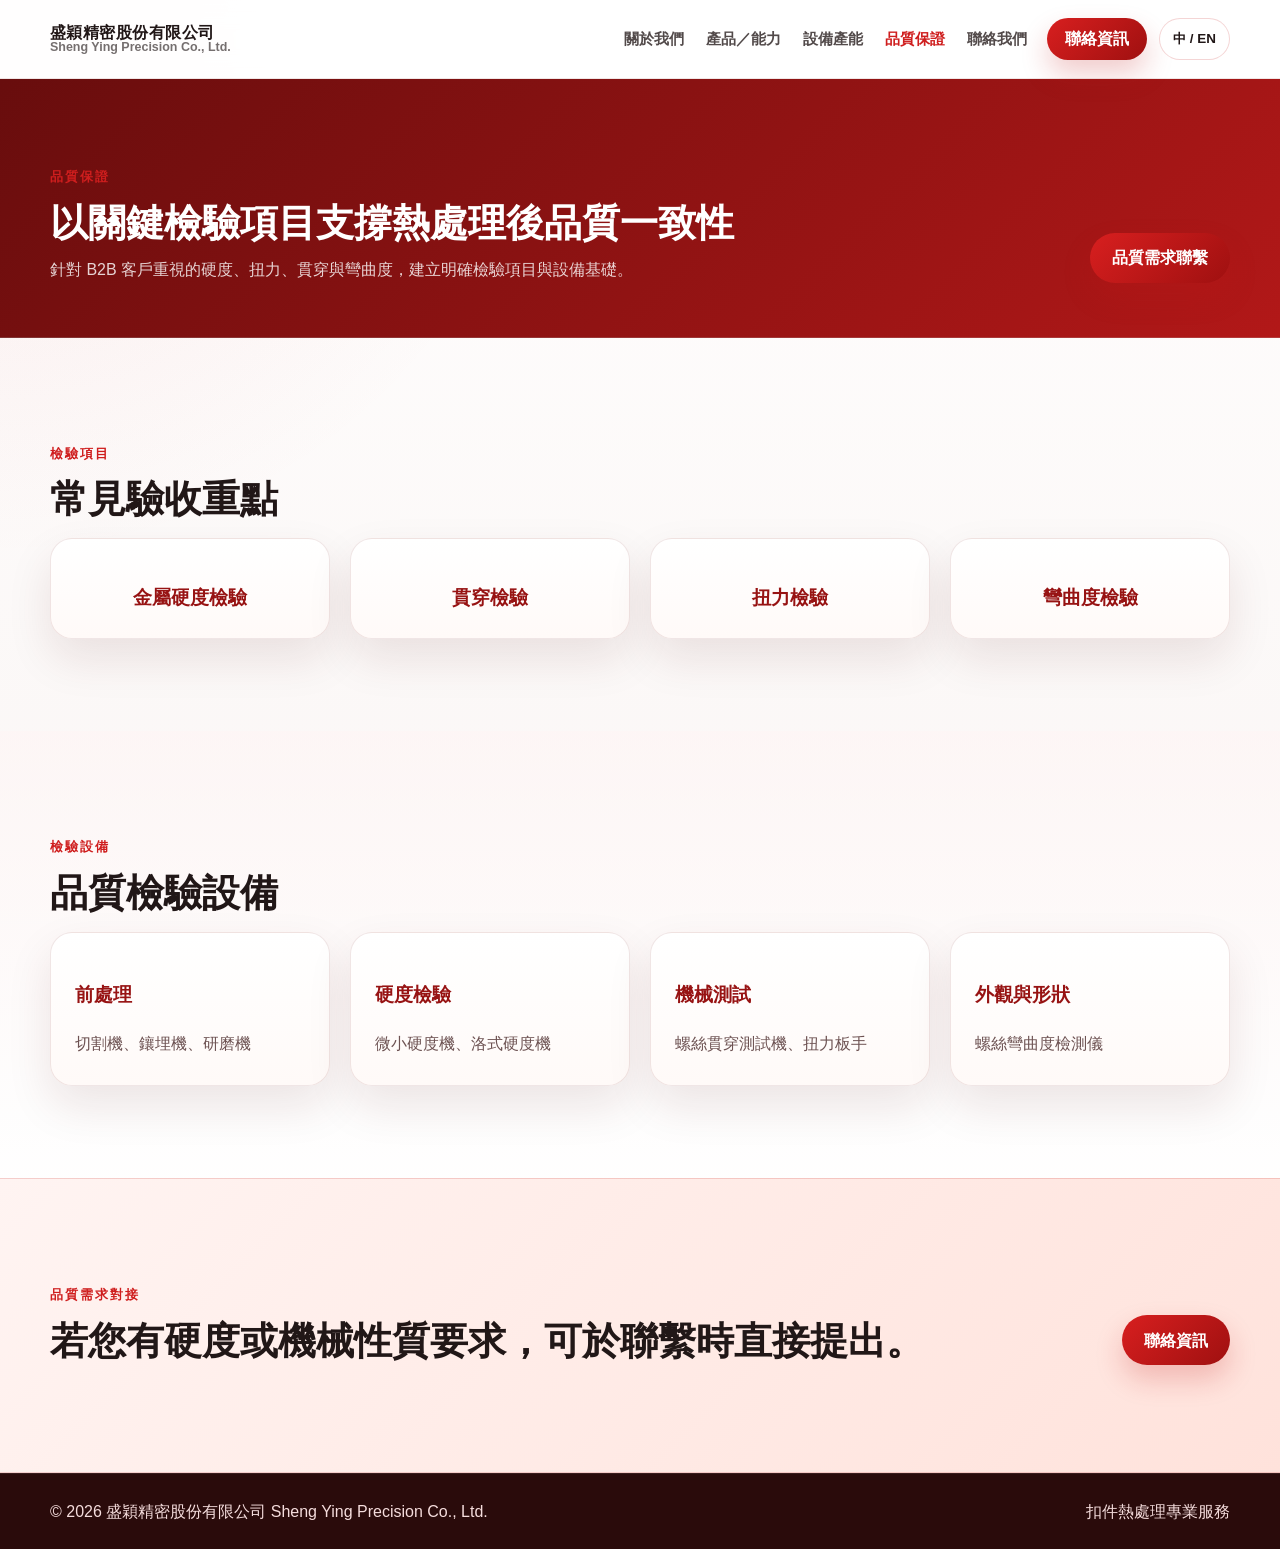
<file: quality.html>
<!DOCTYPE html>
<html lang="zh-Hant">
<head>
  <meta charset="UTF-8" />
  <meta name="viewport" content="width=device-width, initial-scale=1.0" />
  <title>品質檢驗｜盛穎精密股份有限公司</title>
  <meta name="description" content="查看盛穎精密的品質檢驗項目與設備，了解如何支撐熱處理後的一致性與驗收需求。" />
  <link rel="stylesheet" href="assets/css/style.css" />
</head>
<body>
  <div class="page-wrap">
    <header class="site-header">
      <div class="container nav-wrap">
        <a class="brand" href="index.html" aria-label="Sheng Ying Precision">
          <span class="brand-cn">盛穎精密股份有限公司</span>
          <span class="brand-en">Sheng Ying Precision Co., Ltd.</span>
        </a>
        <button class="menu-toggle" type="button" aria-label="Open menu" aria-expanded="false">☰</button>
        <nav class="site-nav" data-nav-order="about,process,facility,quality,contact">
          <a href="about.html" data-nav-key="about" data-zh="關於我們" data-en="About">關於我們</a>
          <a href="process.html" data-nav-key="process" data-zh="產品／能力" data-en="Capabilities">產品／能力</a>
          <a href="facility.html" data-nav-key="facility" data-zh="設備產能" data-en="Facility">設備產能</a>
          <a href="quality.html" data-nav-key="quality" class="active" data-zh="品質保證" data-en="Quality">品質保證</a>
          <a href="contact.html" data-nav-key="contact" data-zh="聯絡我們" data-en="Contact">聯絡我們</a>
        </nav>
        <div class="header-actions">
          <a href="contact.html" class="btn btn-primary btn-header" data-zh="聯絡資訊" data-en="Contact Info">聯絡資訊</a>
          <button class="lang-tag" type="button" onclick="toggleLang()">中 / EN</button>
        </div>
      </div>
    </header>
    <main>

<section class="page-banner page-banner-actions">
  <div class="container banner-flex">
    <div>
      <p class="section-kicker" data-zh="品質保證" data-en="Quality">品質保證</p>
      <h1 class="section-title" data-zh="以關鍵檢驗項目支撐熱處理後品質一致性" data-en="Key inspection items that support consistent post-heat-treatment quality.">以關鍵檢驗項目支撐熱處理後品質一致性</h1>
      <p class="section-lead" data-zh="針對 B2B 客戶重視的硬度、扭力、貫穿與彎曲度，建立明確檢驗項目與設備基礎。" data-en="We focus on the inspection items B2B customers care about most—hardness, torque, drive performance, and bending.">針對 B2B 客戶重視的硬度、扭力、貫穿與彎曲度，建立明確檢驗項目與設備基礎。</p>
    </div>
    <div class="hero-actions">
      <a href="contact.html" class="btn btn-primary" data-zh="品質需求聯繫" data-en="Quality Discussion">品質需求聯繫</a>
    </div>
  </div>
</section>

<section class="section">
  <div class="container">
    <p class="section-kicker" data-zh="檢驗項目" data-en="Inspection Items">檢驗項目</p>
    <h2 class="section-title" data-zh="常見驗收重點" data-en="Typical acceptance checkpoints">常見驗收重點</h2>
    <div class="cards cards-4">
      <article class="info-card compact"><h3 data-zh="金屬硬度檢驗" data-en="Hardness Inspection">金屬硬度檢驗</h3></article>
      <article class="info-card compact"><h3 data-zh="貫穿檢驗" data-en="Drive Test">貫穿檢驗</h3></article>
      <article class="info-card compact"><h3 data-zh="扭力檢驗" data-en="Torque Test">扭力檢驗</h3></article>
      <article class="info-card compact"><h3 data-zh="彎曲度檢驗" data-en="Bending Inspection">彎曲度檢驗</h3></article>
    </div>
  </div>
</section>

<section class="section section-alt">
  <div class="container">
    <p class="section-kicker" data-zh="檢驗設備" data-en="Inspection Equipment">檢驗設備</p>
    <h2 class="section-title" data-zh="品質檢驗設備" data-en="Quality inspection equipment">品質檢驗設備</h2>
    <div class="cards cards-4">
      <article class="info-card"><h3 data-zh="前處理" data-en="Preparation">前處理</h3><p data-zh="切割機、鑲埋機、研磨機" data-en="Cutting machine, mounting press, grinding machine">切割機、鑲埋機、研磨機</p></article>
      <article class="info-card"><h3 data-zh="硬度檢驗" data-en="Hardness Testing">硬度檢驗</h3><p data-zh="微小硬度機、洛式硬度機" data-en="Micro hardness tester, Rockwell hardness tester">微小硬度機、洛式硬度機</p></article>
      <article class="info-card"><h3 data-zh="機械測試" data-en="Mechanical Testing">機械測試</h3><p data-zh="螺絲貫穿測試機、扭力板手" data-en="Screw drive test machine, torque wrench">螺絲貫穿測試機、扭力板手</p></article>
      <article class="info-card"><h3 data-zh="外觀與形狀" data-en="Appearance &amp; Shape">外觀與形狀</h3><p data-zh="螺絲彎曲度檢測儀" data-en="Screw bending inspection gauge">螺絲彎曲度檢測儀</p></article>
    </div>
  </div>
</section>

<section class="section cta-banner">
  <div class="container cta-banner-inner">
    <div>
      <p class="section-kicker" data-zh="品質需求對接" data-en="Quality alignment">品質需求對接</p>
      <h2 class="section-title" data-zh="若您有硬度或機械性質要求，可於聯繫時直接提出。" data-en="If you have hardness or mechanical property requirements, share them when you contact us.">若您有硬度或機械性質要求，可於聯繫時直接提出。</h2>
    </div>
    <div class="hero-actions">
      <a href="contact.html" class="btn btn-primary" data-zh="聯絡資訊" data-en="Contact Info">聯絡資訊</a>
    </div>
  </div>
</section>

    </main>
    <footer class="site-footer">
      <div class="container footer-wrap">
        <p>© <span id="year"></span> 盛穎精密股份有限公司 Sheng Ying Precision Co., Ltd.</p>
        <p data-zh="扣件熱處理專業服務" data-en="Fastener Heat Treatment Specialist">扣件熱處理專業服務</p>
      </div>
    </footer>
    <a href="contact.html" class="floating-cta" data-zh="聯絡資訊" data-en="Contact Info">聯絡資訊</a>
  </div>
  <script src="assets/site.js"></script>
</body>
</html>
</file>
<file: assets/css/style.css>
:root{
  --bg:#f6f3f0;
  --surface:#ffffff;
  --surface-2:#fffaf8;
  --surface-3:#f2e8e4;
  --ink:#211717;
  --muted:#6d5252;
  --primary:#c01818;
  --primary-dark:#7a0f0f;
  --accent:#cf1e1e;
  --accent-dark:#971313;
  --accent-red:#e63b2e;
  --line:rgba(192,24,24,.16);
  --line-soft:rgba(112,18,18,.10);
  --shadow:0 20px 45px rgba(79,20,20,.10);
  --radius:22px;
  --radius-sm:14px;
  --container:min(1180px, calc(100% - 32px));
}

*{box-sizing:border-box}
html{scroll-behavior:smooth}
body{
  margin:0;
  font-family:"Segoe UI","Noto Sans TC","PingFang TC","Microsoft JhengHei",Arial,sans-serif;
  color:var(--ink);
  background:
    radial-gradient(circle at top left, rgba(207,30,30,.08), transparent 28%),
    linear-gradient(180deg, #fffefe 0%, #f7f1ef 100%);
  line-height:1.7;
}
img{max-width:100%;display:block}
a{text-decoration:none;color:inherit}
button,input,select,textarea{font:inherit}
.container{width:var(--container);margin:0 auto}
.page-wrap{min-height:100vh;display:flex;flex-direction:column}
main{flex:1}

.site-header{
  position:sticky;top:0;z-index:1000;
  background:rgba(255,255,255,.92);
  color:var(--ink);
  border-bottom:1px solid var(--line-soft);
  backdrop-filter:blur(12px);
}
.nav-wrap{min-height:78px;display:flex;align-items:center;gap:20px}
.brand{display:flex;flex-direction:column;line-height:1.12;margin-right:auto}
.brand-cn{font-size:1.02rem;font-weight:800;letter-spacing:.03em}
.brand-en{font-size:.78rem;color:rgba(33,23,23,.62);font-weight:600}
.site-nav{display:flex;align-items:center;gap:22px}
.site-nav a{color:rgba(33,23,23,.78);font-size:.95rem;font-weight:700}
.site-nav a:hover,.site-nav a.active{color:var(--accent)}
.header-actions{display:flex;align-items:center;gap:12px}
.lang-tag,.menu-toggle{
  border:1px solid rgba(192,24,24,.18);
  color:var(--ink);background:rgba(255,255,255,.9);border-radius:999px;cursor:pointer;
}
.lang-tag{padding:9px 13px;font-size:.84rem;font-weight:800;user-select:none}
.menu-toggle{display:none;padding:10px 14px}

.hero{position:relative;overflow:hidden;min-height:82vh;display:flex;align-items:center;background:#260707}
.hero-home{min-height:88vh}
.hero-image{position:absolute;inset:0;width:100%;height:100%;object-fit:cover;filter:saturate(.35) brightness(.4) contrast(1.05)}
.hero-overlay{position:absolute;inset:0;background:
  linear-gradient(135deg, rgba(34,5,5,.92) 0%, rgba(106,10,10,.76) 48%, rgba(201,33,23,.26) 100%),
  radial-gradient(circle at 78% 22%, rgba(255,121,70,.28), transparent 24%),
  linear-gradient(115deg, rgba(255,255,255,.08) 0%, transparent 28%, rgba(255,255,255,.06) 45%, transparent 62%);
}
.hero-content{position:relative;z-index:1;color:#fff;padding:120px 0 98px}
.hero-grid{display:grid;grid-template-columns:minmax(0,1.3fr) minmax(280px,.7fr);gap:32px;align-items:end}
.eyebrow,.section-kicker{
  display:inline-block;letter-spacing:.16em;text-transform:uppercase;
  font-size:.8rem;font-weight:900;margin-bottom:12px;color:var(--accent)
}
.hero h1{margin:0;font-size:clamp(2.5rem,4vw,4.5rem);line-height:1.08;max-width:12ch;text-wrap:balance}
.hero-title-balanced{max-width:12ch;white-space:normal}
.hero-subtitle{max-width:560px;margin-top:18px;color:rgba(255,255,255,.86);font-size:1.02rem}
.hero-actions{display:flex;gap:14px;flex-wrap:wrap;margin-top:30px}
.hero-mini-points{display:flex;gap:18px;flex-wrap:wrap;margin-top:24px;color:#ffd9d1;font-weight:700;font-size:.95rem}
.hero-mini-points span{position:relative;padding-left:18px}
.hero-mini-points span::before{content:"";position:absolute;left:0;top:.65em;width:8px;height:8px;border-radius:50%;background:var(--accent-red);box-shadow:0 0 16px rgba(230,59,46,.75)}
.hero-panel{
  position:relative;z-index:1;background:linear-gradient(180deg, rgba(255,249,249,.94), rgba(255,242,242,.86));
  border:1px solid rgba(255,255,255,.2);border-radius:var(--radius);padding:28px;box-shadow:var(--shadow);color:var(--ink)
}
.hero-panel::before{content:"";position:absolute;inset:0;border-radius:inherit;background:linear-gradient(145deg, rgba(255,255,255,.3), transparent 45%);pointer-events:none}
.hero-panel-kicker{margin:0 0 12px;font-size:.85rem;letter-spacing:.14em;text-transform:uppercase;color:var(--accent-dark);font-weight:900}
.hero-checklist{margin:0;padding-left:18px;display:grid;gap:14px;color:var(--ink)}
.text-link{display:inline-block;margin-top:16px;font-weight:800;color:var(--accent)}

.btn{
  display:inline-flex;align-items:center;justify-content:center;min-height:50px;padding:0 22px;
  border-radius:999px;font-weight:800;transition:.18s ease;border:none;cursor:pointer
}
.btn-header{min-height:42px;padding:0 18px}
.btn-primary{background:linear-gradient(135deg, #d81f1f, #9f1010);color:#fff;box-shadow:0 14px 28px rgba(192,24,24,.22)}
.btn-primary:hover{transform:translateY(-1px);filter:brightness(1.03)}
.btn-secondary{color:var(--accent-dark);border:1px solid rgba(192,24,24,.28);background:rgba(255,255,255,.74)}
.btn-secondary:hover{background:rgba(255,247,247,.95)}
.btn-dark-outline{border-color:rgba(192,24,24,.28);background:transparent;color:var(--accent)}
.btn-dark-outline:hover{background:rgba(192,24,24,.05)}

.stat-band{margin-top:-54px;position:relative;z-index:3}
.stat-grid{display:grid;grid-template-columns:repeat(4,1fr);gap:18px}
.stat-grid-5{grid-template-columns:repeat(5,1fr)}
.stat-grid-4{grid-template-columns:repeat(4,1fr)}
.stat-card{background:linear-gradient(180deg, #fffefe, #fff5f3);border-radius:var(--radius);box-shadow:var(--shadow);border:1px solid var(--line);padding:28px 24px;text-align:center}
.stat-number{display:block;font-size:2rem;font-weight:900;color:var(--accent)}
.stat-label{display:block;margin-top:6px;color:var(--muted);font-weight:700}

.section{padding:92px 0}
.section-alt{background:linear-gradient(180deg, rgba(255,244,244,.5), rgba(255,255,255,.96))}
.section-deep{background:linear-gradient(135deg, #fff7f5, #ffe5df);color:var(--ink);border-top:1px solid var(--line-soft);border-bottom:1px solid var(--line-soft)}
.section-deep .section-kicker,.page-banner .section-kicker,.cta-banner .section-kicker{color:var(--accent)}
.section-title{margin:0 0 16px;font-size:clamp(1.9rem,3vw,2.6rem);line-height:1.2}
.section-lead,.note{margin:0;color:var(--muted);max-width:820px}
.page-banner .section-lead{color:rgba(255,255,255,.82)}
.grid-2{display:grid;grid-template-columns:1.05fr .95fr;gap:40px;align-items:center}
.align-start{align-items:start}
.text-block p{margin:0 0 16px}
.text-block p:last-child{margin-bottom:0}
.image-card img,.contact-visual img{width:100%;height:100%;min-height:360px;object-fit:cover;border-radius:var(--radius);box-shadow:var(--shadow)}
.image-stack{display:grid;gap:20px}
.image-stack .image-card img{min-height:240px}

.cards{display:grid;gap:20px}
.cards-3{grid-template-columns:repeat(3,1fr)}
.cards-4{grid-template-columns:repeat(4,1fr)}
.info-card,.process-card,.solution-item,.value-points article,.spec-item,.contact-card{
  background:linear-gradient(180deg, var(--surface), var(--surface-2));
  border:1px solid var(--line-soft);border-radius:var(--radius);box-shadow:var(--shadow)
}
.info-card{padding:28px 24px}
.info-card h3,.process-body h3,.solution-item h3,.value-points strong,.info-card strong{color:var(--accent-dark)}
.info-card p,.process-body p,.solution-item p,.value-points p{margin:0;color:var(--muted)}
.info-card strong{display:block;font-size:1.12rem}
.info-card.compact{text-align:center;padding:24px 18px}
.info-card.compact h3{margin-bottom:0}
.section-deep .info-card{background:rgba(255,255,255,.72);border-color:rgba(192,24,24,.12);color:var(--ink);box-shadow:none}
.section-deep .info-card h3,.section-deep .info-card strong{color:var(--accent-dark)}
.section-deep .info-card p{color:var(--muted)}
.advantage-grid .info-card{height:100%}

.trust-strip{padding-bottom:28px}
.trust-grid{display:grid;grid-template-columns:1.1fr .9fr;gap:24px;align-items:center}
.trust-badges{display:flex;gap:12px;flex-wrap:wrap;justify-content:flex-start}
.trust-badge{background:#fff;border:1px solid var(--line);border-radius:999px;padding:12px 16px;font-weight:800;color:var(--accent);box-shadow:var(--shadow)}

.process-grid{display:grid;grid-template-columns:repeat(2,1fr);gap:22px}
.process-card{overflow:hidden}
.process-card img{width:100%;height:230px;object-fit:cover;filter:brightness(.95)}
.process-body{padding:24px}
.process-body h3{margin:0 0 12px;font-size:1.18rem}

.solution-list,.value-points{display:grid;gap:16px;margin-top:24px}
.solution-item,.value-points article{padding:20px 22px;border-radius:var(--radius-sm);border-color:var(--line)}
.solution-item h3,.value-points strong{margin:0 0 8px}
.value-panel{background:rgba(255,255,255,.68);border:1px solid rgba(192,24,24,.14);border-radius:var(--radius);padding:28px}
.value-panel h3{margin:0 0 20px;font-size:1.35rem;color:var(--accent-dark)}
.value-points article{background:rgba(255,250,250,.92)}

.specs{display:grid;grid-template-columns:repeat(3,1fr);gap:18px;margin-top:28px}
.spec-item{border-radius:var(--radius-sm);padding:18px}
.spec-item .label{display:block;color:var(--muted);font-size:.88rem;font-weight:800}
.spec-item .value{display:block;margin-top:6px;color:var(--accent);font-size:1.08rem;font-weight:900}

.feature-list{list-style:none;padding:0;margin:0;display:grid;gap:14px}
.feature-list li{background:linear-gradient(180deg, #fffefe, #fff6f5);border-radius:var(--radius-sm);box-shadow:var(--shadow);border:1px solid var(--line-soft);padding:16px 18px;font-weight:700;color:var(--ink)}
.section-deep .feature-list li{background:rgba(255,255,255,.7);color:var(--ink);border-color:rgba(192,24,24,.12);box-shadow:none}
.feature-list-light li{background:linear-gradient(180deg, #fffefe, #fff8f7)}
.mini-list{margin:18px 0 0;padding-left:20px;color:var(--muted)}

.gallery-grid{display:grid;grid-template-columns:repeat(2,1fr);gap:18px}
.gallery-grid img{width:100%;height:260px;object-fit:cover;border-radius:var(--radius);box-shadow:var(--shadow)}
.gallery-grid .wide{grid-column:span 2}
.gallery-grid-rich img{height:280px}

.contact-grid{display:grid;grid-template-columns:.92fr 1.08fr;gap:26px}
.contact-grid-wide{grid-template-columns:.9fr 1.1fr}
.contact-card{padding:30px}
.contact-card-tight{padding:34px}
.contact-item{padding:14px 0;border-top:1px solid var(--line-soft)}
.contact-item:first-child{padding-top:0;border-top:0}
.contact-label{display:block;color:var(--muted);font-size:.9rem;font-weight:800}
.contact-value{display:block;margin-top:4px;font-weight:700;color:var(--ink)}
.map-embed{width:100%;height:100%;min-height:360px;border:0;border-radius:var(--radius);box-shadow:var(--shadow);background:#f2f2f2}
.map-card{padding:12px;background:linear-gradient(180deg, #fffefe, #fff6f5)}

.page-banner{background:linear-gradient(135deg, #680d0d, #b21818);color:#fff;padding:74px 0 54px;border-bottom:1px solid rgba(255,255,255,.16)}
.page-banner .section-title{margin-bottom:10px}
.page-banner-actions .banner-flex{display:flex;align-items:end;justify-content:space-between;gap:24px;flex-wrap:wrap}

.cta-banner{background:linear-gradient(135deg, #fff4f2, #ffe2db);color:var(--ink);border-top:1px solid rgba(192,24,24,.16);border-bottom:1px solid rgba(192,24,24,.16)}
.cta-banner-inner{display:flex;justify-content:space-between;align-items:center;gap:24px;flex-wrap:wrap}

.site-footer{background:#2a0b0b;color:#f5dddd;padding:24px 0;margin-top:auto;border-top:1px solid rgba(255,255,255,.08)}
.footer-wrap{display:flex;justify-content:space-between;gap:20px;align-items:center;flex-wrap:wrap}
.footer-wrap p{margin:0}
.floating-cta{display:none}

@media (max-width:980px){
  .menu-toggle{display:inline-flex}
  .site-nav{position:absolute;left:16px;right:16px;top:76px;display:none;flex-direction:column;align-items:flex-start;gap:12px;background:#fff;color:var(--ink);border-radius:18px;padding:16px;border:1px solid var(--line);box-shadow:var(--shadow)}
  .site-nav a{color:var(--ink)}
  .site-nav.open{display:flex}
  .header-actions .btn-header{display:none}
  .hero-grid,.grid-2,.cards-3,.cards-4,.process-grid,.contact-grid,.contact-grid-wide,.specs,.stat-grid,.stat-grid-5,.gallery-grid,.trust-grid{grid-template-columns:1fr}
  .banner-flex,.cta-banner-inner{flex-direction:column;align-items:flex-start}
  .gallery-grid .wide{grid-column:auto}
}

@media (max-width:640px){
  .hero,.hero-home{min-height:auto}
  .hero-content{padding:98px 0 76px}
  .hero h1{max-width:none;font-size:clamp(2rem,8vw,2.8rem)}
  .btn{width:100%}
  .section{padding:74px 0}
  .image-card img,.contact-visual img,.map-embed{min-height:280px}
  .header-actions{margin-left:auto}
  .lang-tag{padding:8px 10px}
  .floating-cta{display:flex;position:fixed;left:16px;right:16px;bottom:16px;z-index:999;justify-content:center;align-items:center;min-height:52px;border-radius:999px;background:linear-gradient(135deg, #d81f1f, #9f1010);color:#fff;font-weight:900;box-shadow:0 18px 40px rgba(0,0,0,.2)}
  body{padding-bottom:82px}
}

.trust-grid-compact{grid-template-columns:auto 1fr;align-items:center}
.minimal-block .section-title{margin-bottom:24px}
.simple-solution-list{margin-top:0}
.simple-solution-list .solution-item{padding:18px 22px}
.simple-solution-list .solution-item h3{margin:0}
.contact-grid-single{grid-template-columns:minmax(0,720px);justify-content:center}
.contact-card-minimal{padding:24px 28px;background:#fff}
.contact-card-minimal .contact-item{padding:18px 0}
</file>
